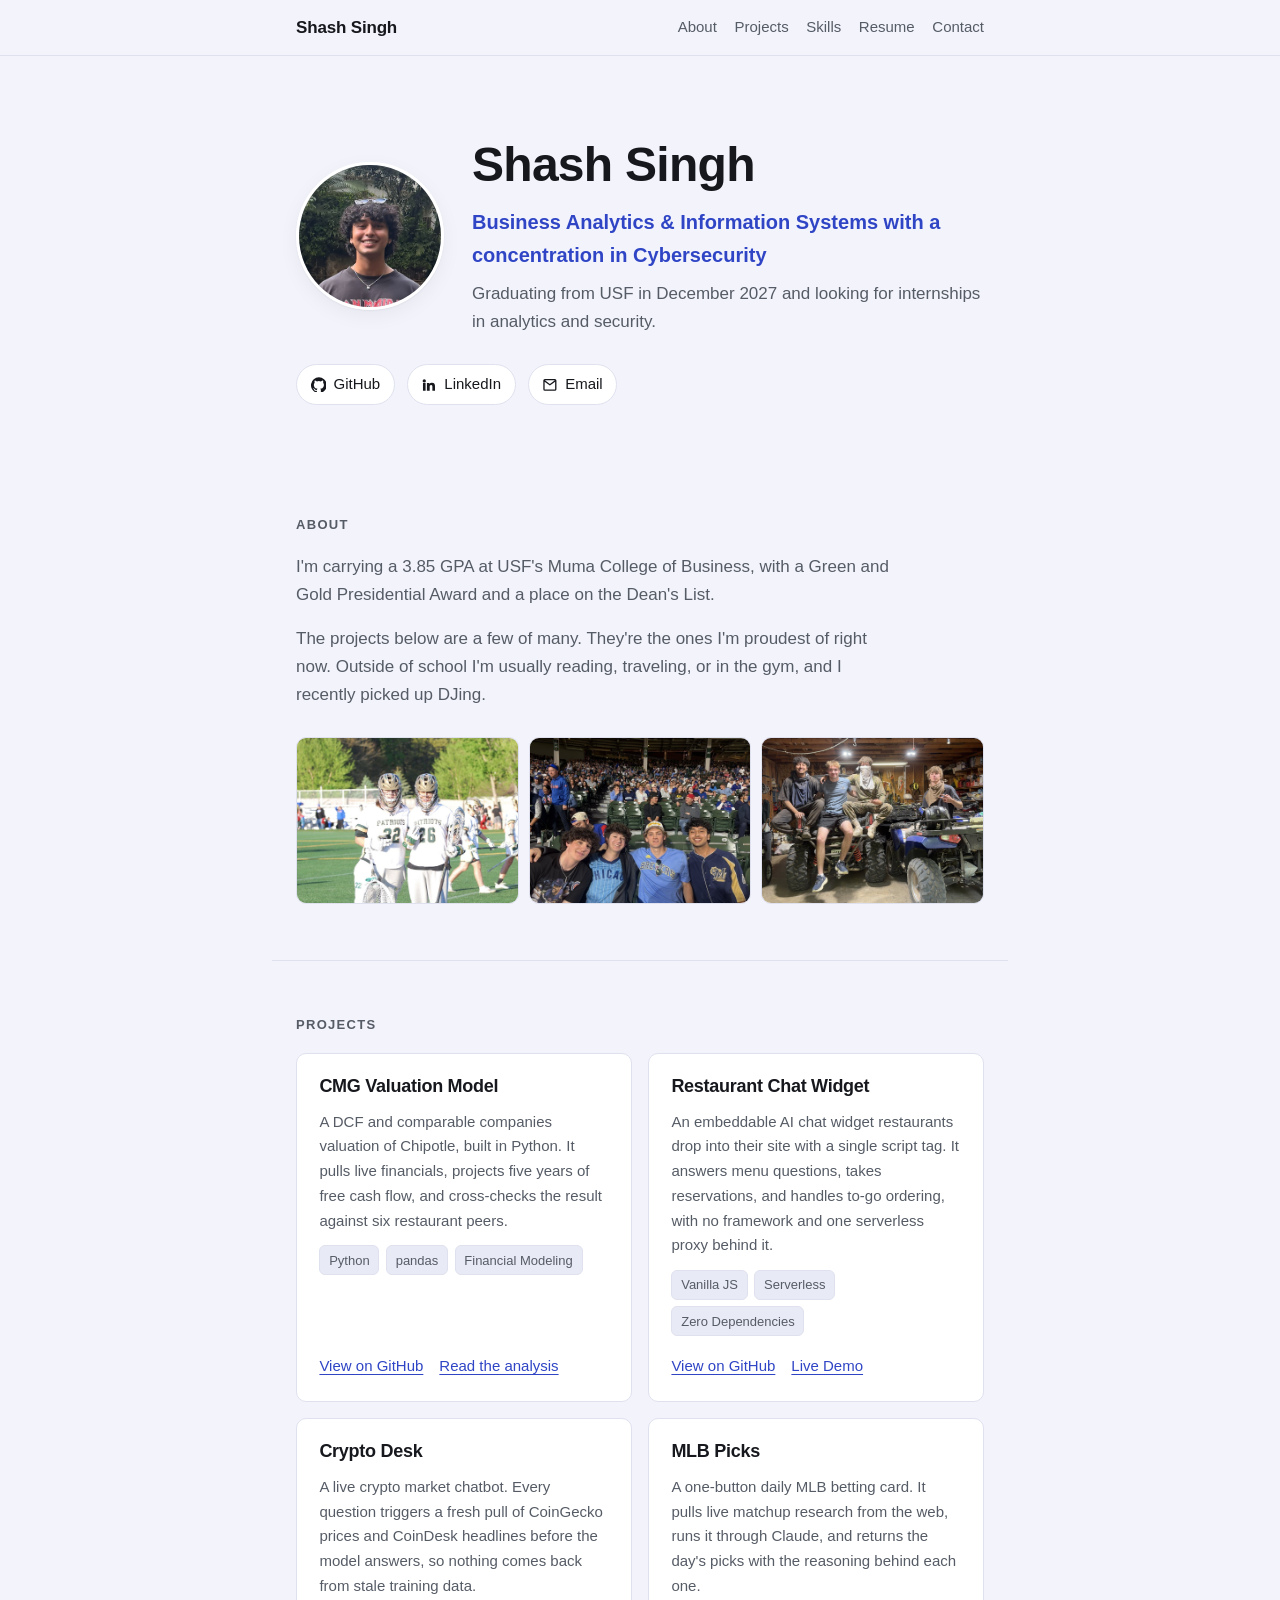
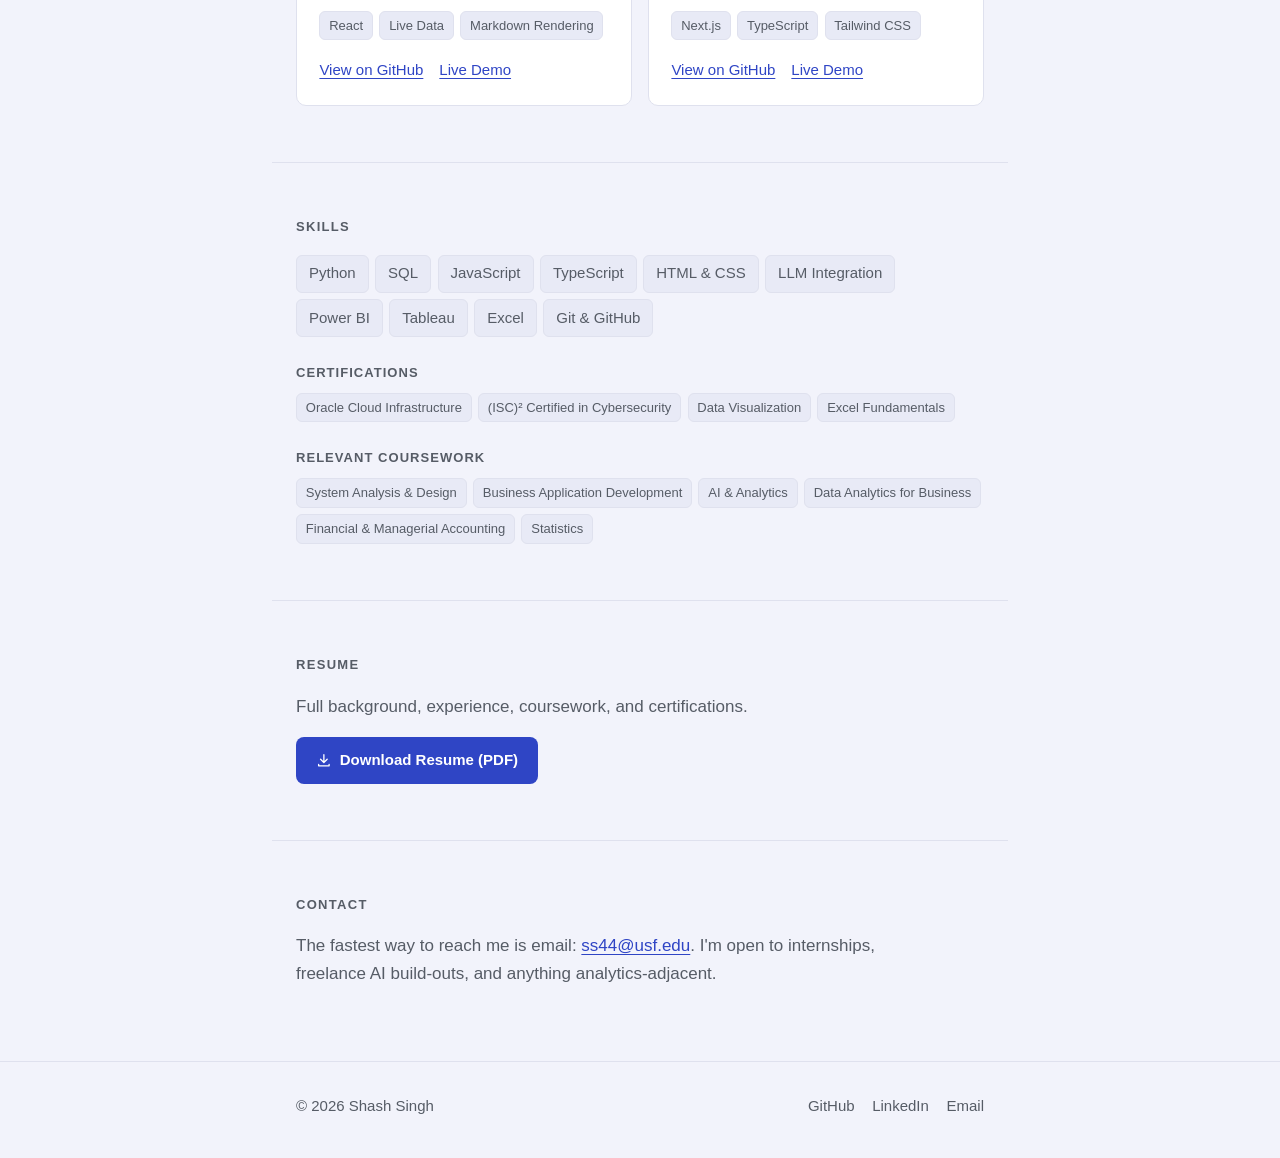
<file: index.html>
<!DOCTYPE html>
<html lang="en">
<head>
<meta charset="utf-8">
<meta name="viewport" content="width=device-width, initial-scale=1">
<title>Shash Singh | Business Analytics &amp; Information Systems</title>
<meta name="description" content="Shash Singh, analytics and cybersecurity student at the University of South Florida, building web apps and data tools.">
<link rel="stylesheet" href="styles.css">
</head>
<body>

<a class="skip-link" href="#main">Skip to content</a>

<header class="site-header">
  <div class="wrap header-inner">
    <a class="brand" href="#top">Shash Singh</a>
    <nav aria-label="Primary">
      <ul class="nav-list">
        <li><a href="#about">About</a></li>
        <li><a href="#projects">Projects</a></li>
        <li><a href="#skills">Skills</a></li>
        <li><a href="#resume">Resume</a></li>
        <li><a href="#contact">Contact</a></li>
      </ul>
    </nav>
  </div>
</header>

<main id="main">

  <!-- ============ HERO ============ -->
  <section id="top" class="hero wrap reveal">
    <div class="hero-inner">
      <img class="headshot" src="headshot.jpg" width="700" height="700"
           alt="Shash Singh">
      <div class="hero-text">
        <h1>Shash Singh</h1>
        <p class="hero-title">Business Analytics &amp; Information Systems with a concentration in Cybersecurity</p>
        <p class="hero-summary">
          Graduating from USF in December 2027 and looking for internships in analytics
          and security.
        </p>
      </div>
    </div>

    <ul class="social-list" aria-label="Social links">
      <li>
        <a class="social-link" href="https://github.com/shash825" rel="me noopener">
          <svg class="icon" viewBox="0 0 24 24" aria-hidden="true" focusable="false"><path fill="currentColor" d="M12 .5a12 12 0 0 0-3.79 23.4c.6.1.82-.26.82-.58v-2.2c-3.34.73-4.04-1.42-4.04-1.42-.55-1.4-1.34-1.77-1.34-1.77-1.1-.75.08-.73.08-.73 1.21.08 1.85 1.24 1.85 1.24 1.07 1.85 2.81 1.32 3.5 1.01.11-.78.42-1.32.76-1.62-2.67-.3-5.47-1.34-5.47-5.96 0-1.32.47-2.39 1.24-3.23-.13-.3-.54-1.53.11-3.18 0 0 1.01-.32 3.3 1.23a11.5 11.5 0 0 1 6.01 0c2.29-1.55 3.3-1.23 3.3-1.23.65 1.65.24 2.88.12 3.18.77.84 1.23 1.91 1.23 3.23 0 4.63-2.8 5.65-5.48 5.95.43.37.82 1.1.82 2.22v3.29c0 .32.21.69.82.57A12 12 0 0 0 12 .5Z"/></svg>
          GitHub
        </a>
      </li>
      <li>
        <a class="social-link" href="https://www.linkedin.com/in/shash28" rel="me noopener">
          <svg class="icon" viewBox="0 0 24 24" aria-hidden="true" focusable="false"><path fill="currentColor" d="M4.98 3.5a2.5 2.5 0 1 1 0 5 2.5 2.5 0 0 1 0-5ZM3 9h4v12H3V9Zm6 0h3.8v1.64h.05A4.17 4.17 0 0 1 16.6 8.7c4 0 4.74 2.5 4.74 5.76V21h-4v-5.66c0-1.35-.03-3.09-1.9-3.09-1.9 0-2.19 1.47-2.19 2.99V21H9V9Z"/></svg>
          LinkedIn
        </a>
      </li>
      <li>
        <a class="social-link" href="mailto:ss44@usf.edu">
          <svg class="icon" viewBox="0 0 24 24" aria-hidden="true" focusable="false"><path fill="currentColor" d="M2 5.5A2.5 2.5 0 0 1 4.5 3h15A2.5 2.5 0 0 1 22 5.5v13a2.5 2.5 0 0 1-2.5 2.5h-15A2.5 2.5 0 0 1 2 18.5v-13Zm2.4-.5 7.6 5.7L19.6 5H4.4ZM20 7.1l-7.4 5.56a1 1 0 0 1-1.2 0L4 7.1V19h16V7.1Z"/></svg>
          Email
        </a>
      </li>
    </ul>
  </section>

  <!-- ============ ABOUT ============ -->
  <section id="about" class="wrap section reveal">
    <h2>About</h2>
    <p class="prose">
      I'm carrying a 3.85 GPA at USF's Muma College of Business, with a Green and Gold
      Presidential Award and a place on the Dean's List.
    </p>
    <p class="prose">
      The projects below are a few of many. They're the ones I'm proudest of right now.
      Outside of school I'm usually reading, traveling, or in the gym, and I recently
      picked up DJing.
    </p>

    <ul class="photo-strip">
      <li>
        <img src="photo-lacrosse.jpg" width="1000" height="750" loading="lazy"
             alt="Shash on the field with a teammate during a lacrosse game">
      </li>
      <li>
        <img src="photo-ballgame.jpg" width="1000" height="750" loading="lazy"
             alt="Shash with friends in the stands at a baseball game">
      </li>
      <li>
        <img src="photo-garage.jpg" width="1000" height="750" loading="lazy"
             alt="Shash with friends sitting on an ATV in a garage">
      </li>
    </ul>
  </section>

  <!-- ============ PROJECTS ============ -->
  <section id="projects" class="wrap section reveal">
    <h2>Projects</h2>
    <ul class="project-grid">

      <li class="card">
        <h3 class="card-title">CMG Valuation Model</h3>
        <p class="card-desc">
          A DCF and comparable companies valuation of Chipotle, built in Python. It pulls
          live financials, projects five years of free cash flow, and cross-checks the
          result against six restaurant peers.
        </p>
        <ul class="tags" aria-label="Tech stack">
          <li class="tag">Python</li>
          <li class="tag">pandas</li>
          <li class="tag">Financial Modeling</li>
        </ul>
        <p class="card-links">
          <a href="https://github.com/shash825/cmg-valuation-model">View on GitHub<span class="sr-only"> for CMG Valuation Model</span></a>
          <a href="/cmg/">Read the analysis<span class="sr-only"> for CMG Valuation Model</span></a>
        </p>
      </li>

      <li class="card">
        <h3 class="card-title">Restaurant Chat Widget</h3>
        <p class="card-desc">
          An embeddable AI chat widget restaurants drop into their site with a single script
          tag. It answers menu questions, takes reservations, and handles to-go ordering,
          with no framework and one serverless proxy behind it.
        </p>
        <ul class="tags" aria-label="Tech stack">
          <li class="tag">Vanilla JS</li>
          <li class="tag">Serverless</li>
          <li class="tag">Zero Dependencies</li>
        </ul>
        <p class="card-links">
          <a href="https://github.com/shash825/restaurant-chat-widget">View on GitHub<span class="sr-only"> for Restaurant Chat Widget</span></a>
          <a href="https://chat.shail.us">Live Demo<span class="sr-only"> for Restaurant Chat Widget</span></a>
        </p>
      </li>

      <li class="card">
        <h3 class="card-title">Crypto Desk</h3>
        <p class="card-desc">
          A live crypto market chatbot. Every question triggers a fresh pull of CoinGecko
          prices and CoinDesk headlines before the model answers, so nothing comes back
          from stale training data.
        </p>
        <ul class="tags" aria-label="Tech stack">
          <li class="tag">React</li>
          <li class="tag">Live Data</li>
          <li class="tag">Markdown Rendering</li>
        </ul>
        <p class="card-links">
          <a href="https://github.com/shash825/crypto-newsletter-bot">View on GitHub<span class="sr-only"> for Crypto Desk</span></a>
          <a href="https://crypto.shail.us">Live Demo<span class="sr-only"> for Crypto Desk</span></a>
        </p>
      </li>

      <li class="card">
        <h3 class="card-title">MLB Picks</h3>
        <p class="card-desc">
          A one-button daily MLB betting card. It pulls live matchup research from the web,
          runs it through Claude, and returns the day's picks with the reasoning behind each one.
        </p>
        <ul class="tags" aria-label="Tech stack">
          <li class="tag">Next.js</li>
          <li class="tag">TypeScript</li>
          <li class="tag">Tailwind CSS</li>
        </ul>
        <p class="card-links">
          <a href="https://github.com/shash825/mlb-picks">View on GitHub<span class="sr-only"> for MLB Picks</span></a>
          <a href="https://picks.shail.us">Live Demo<span class="sr-only"> for MLB Picks</span></a>
        </p>
      </li>

    </ul>
  </section>

  <!-- ============ SKILLS ============ -->
  <section id="skills" class="wrap section reveal">
    <h2>Skills</h2>
    <ul class="tags tags-lg" aria-label="Skills and tools">
      <li class="tag">Python</li>
      <li class="tag">SQL</li>
      <li class="tag">JavaScript</li>
      <li class="tag">TypeScript</li>
      <li class="tag">HTML &amp; CSS</li>
      <li class="tag">LLM Integration</li>
      <li class="tag">Power BI</li>
      <li class="tag">Tableau</li>
      <li class="tag">Excel</li>
      <li class="tag">Git &amp; GitHub</li>
    </ul>

    <h3 class="subhead">Certifications</h3>
    <ul class="tags" aria-label="Certifications">
      <li class="tag">Oracle Cloud Infrastructure</li>
      <li class="tag">(ISC)² Certified in Cybersecurity</li>
      <li class="tag">Data Visualization</li>
      <li class="tag">Excel Fundamentals</li>
    </ul>

    <h3 class="subhead">Relevant Coursework</h3>
    <ul class="tags" aria-label="Relevant coursework">
      <li class="tag">System Analysis &amp; Design</li>
      <li class="tag">Business Application Development</li>
      <li class="tag">AI &amp; Analytics</li>
      <li class="tag">Data Analytics for Business</li>
      <li class="tag">Financial &amp; Managerial Accounting</li>
      <li class="tag">Statistics</li>
    </ul>
  </section>

  <!-- ============ RESUME ============ -->
  <section id="resume" class="wrap section reveal">
    <h2>Resume</h2>
    <p class="prose">Full background, experience, coursework, and certifications.</p>
    <p>
      <a class="btn" href="resume.pdf" download="Shashwat-Singh-Resume.pdf">
        <svg class="icon" viewBox="0 0 24 24" aria-hidden="true" focusable="false"><path fill="currentColor" d="M12 3a1 1 0 0 1 1 1v9.59l3.3-3.3a1 1 0 1 1 1.4 1.42l-5 5a1 1 0 0 1-1.4 0l-5-5a1 1 0 1 1 1.4-1.42l3.3 3.3V4a1 1 0 0 1 1-1Zm-8 15a1 1 0 0 1 1 1v1h14v-1a1 1 0 1 1 2 0v2a1 1 0 0 1-1 1H4a1 1 0 0 1-1-1v-2a1 1 0 0 1 1-1Z"/></svg>
        Download Resume (PDF)
      </a>
    </p>
  </section>

  <!-- ============ CONTACT ============ -->
  <section id="contact" class="wrap section reveal">
    <h2>Contact</h2>
    <p class="prose">
      The fastest way to reach me is email: <a href="mailto:ss44@usf.edu">ss44@usf.edu</a>.
      I'm open to internships, freelance AI build-outs, and anything analytics-adjacent.
    </p>
  </section>

</main>

<footer class="site-footer">
  <div class="wrap footer-inner">
    <p class="footer-name">&copy; <span id="year">2026</span> Shash Singh</p>
    <ul class="footer-links">
      <li><a href="https://github.com/shash825" rel="me noopener">GitHub</a></li>
      <li><a href="https://www.linkedin.com/in/shash28" rel="me noopener">LinkedIn</a></li>
      <li><a href="mailto:ss44@usf.edu">Email</a></li>
    </ul>
  </div>
</footer>

<script src="script.js"></script>
</body>
</html>
</file>
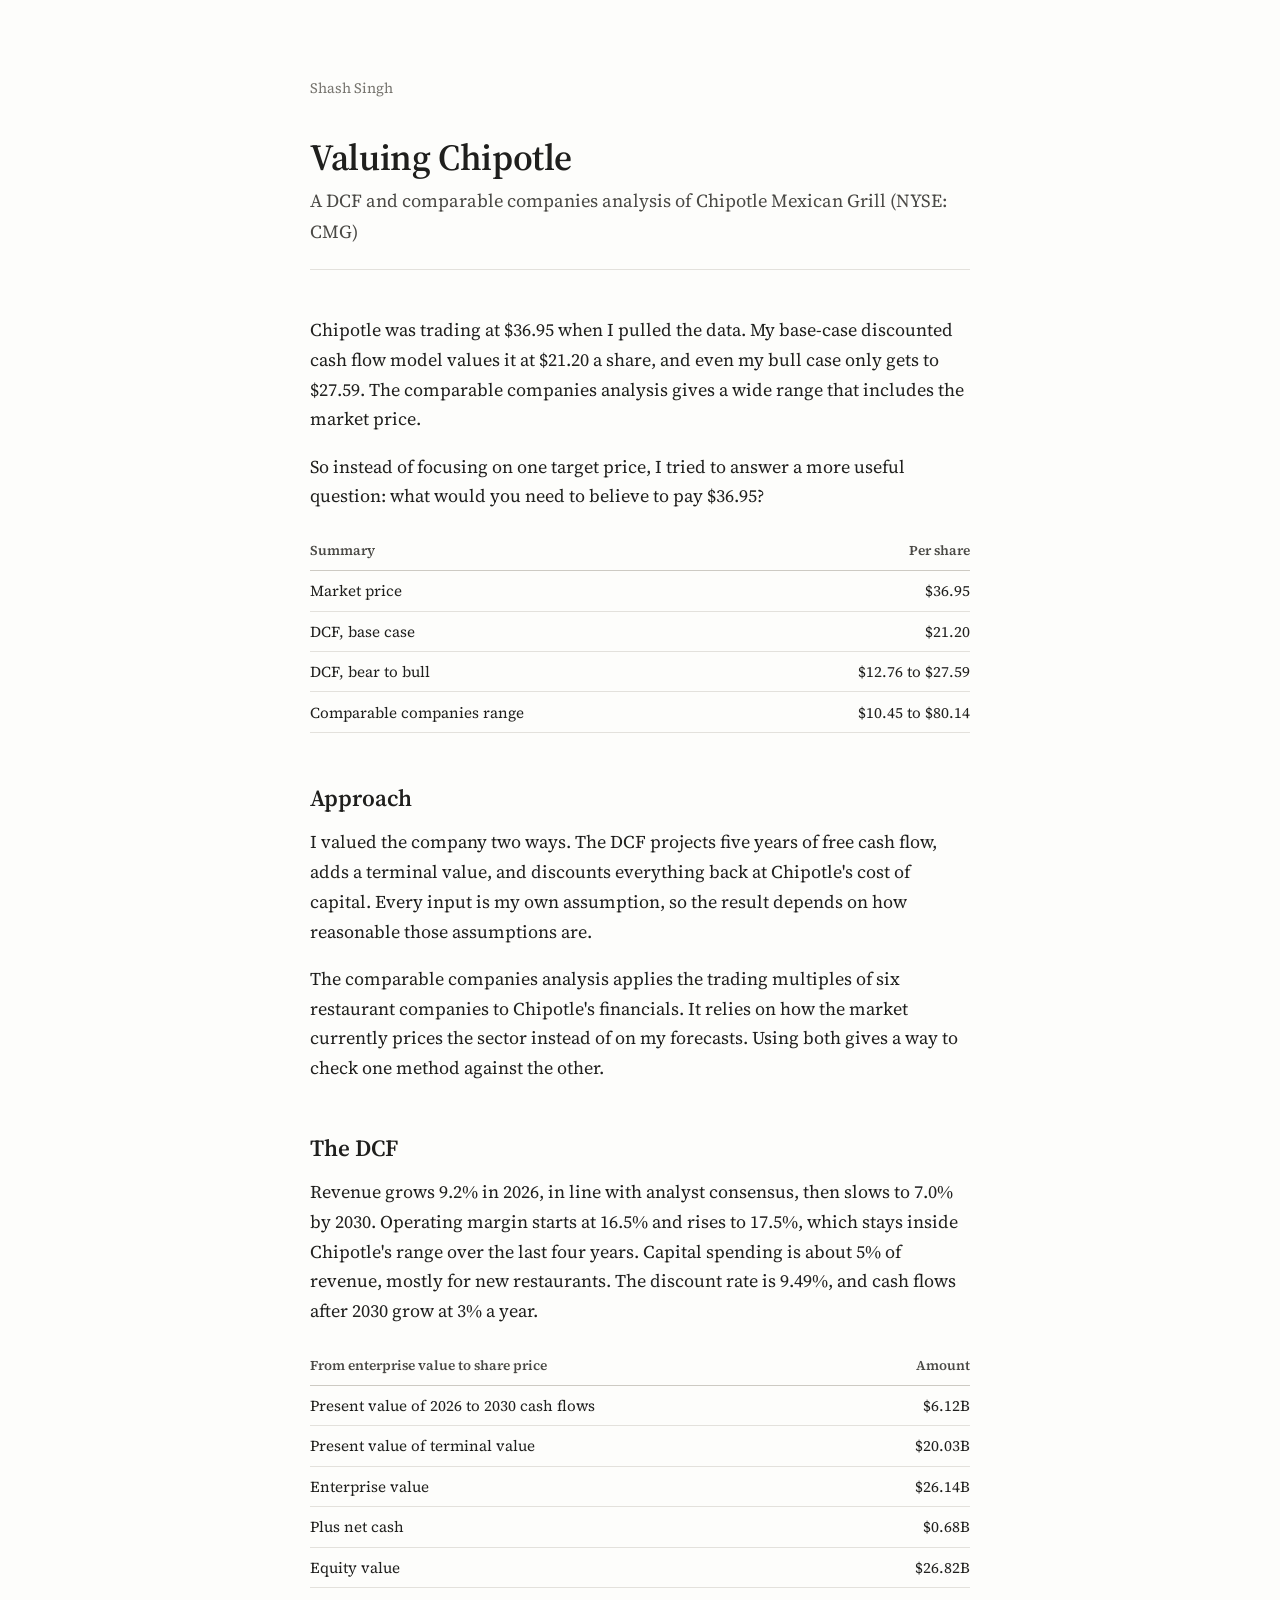
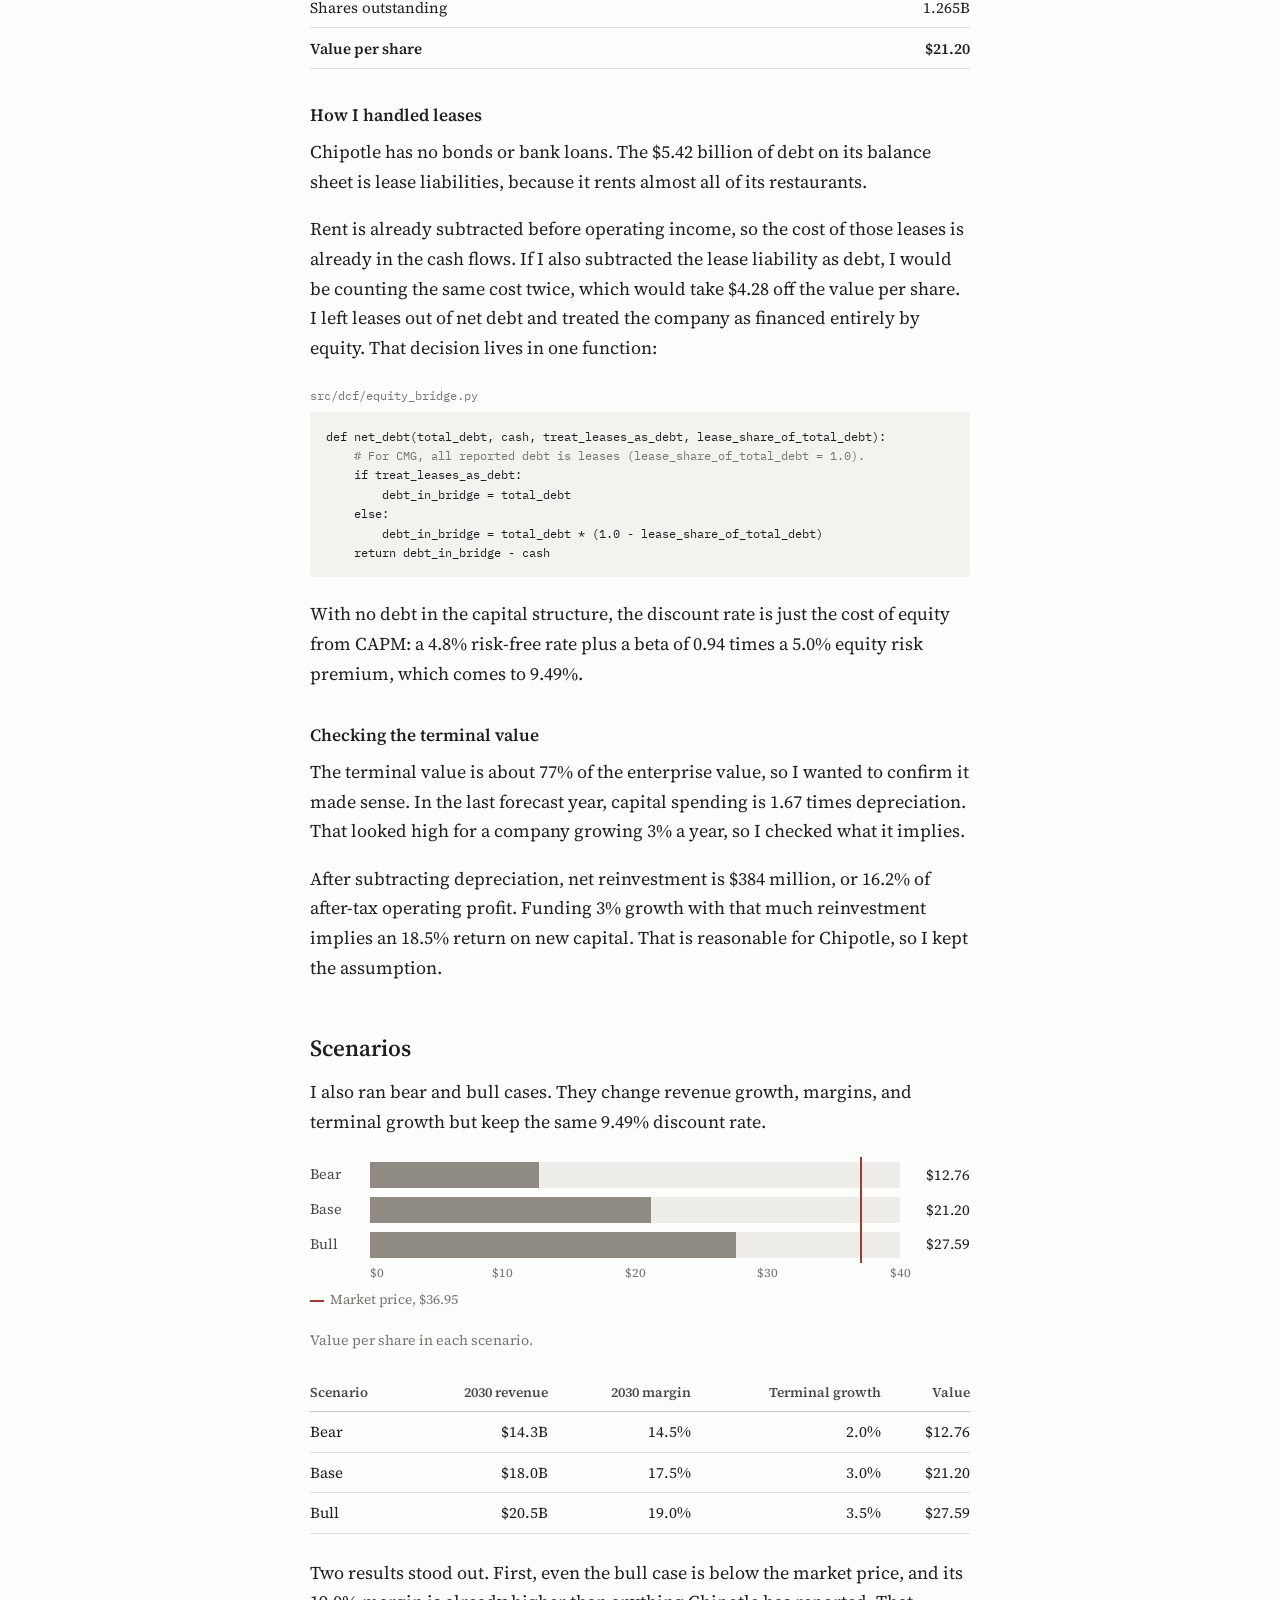
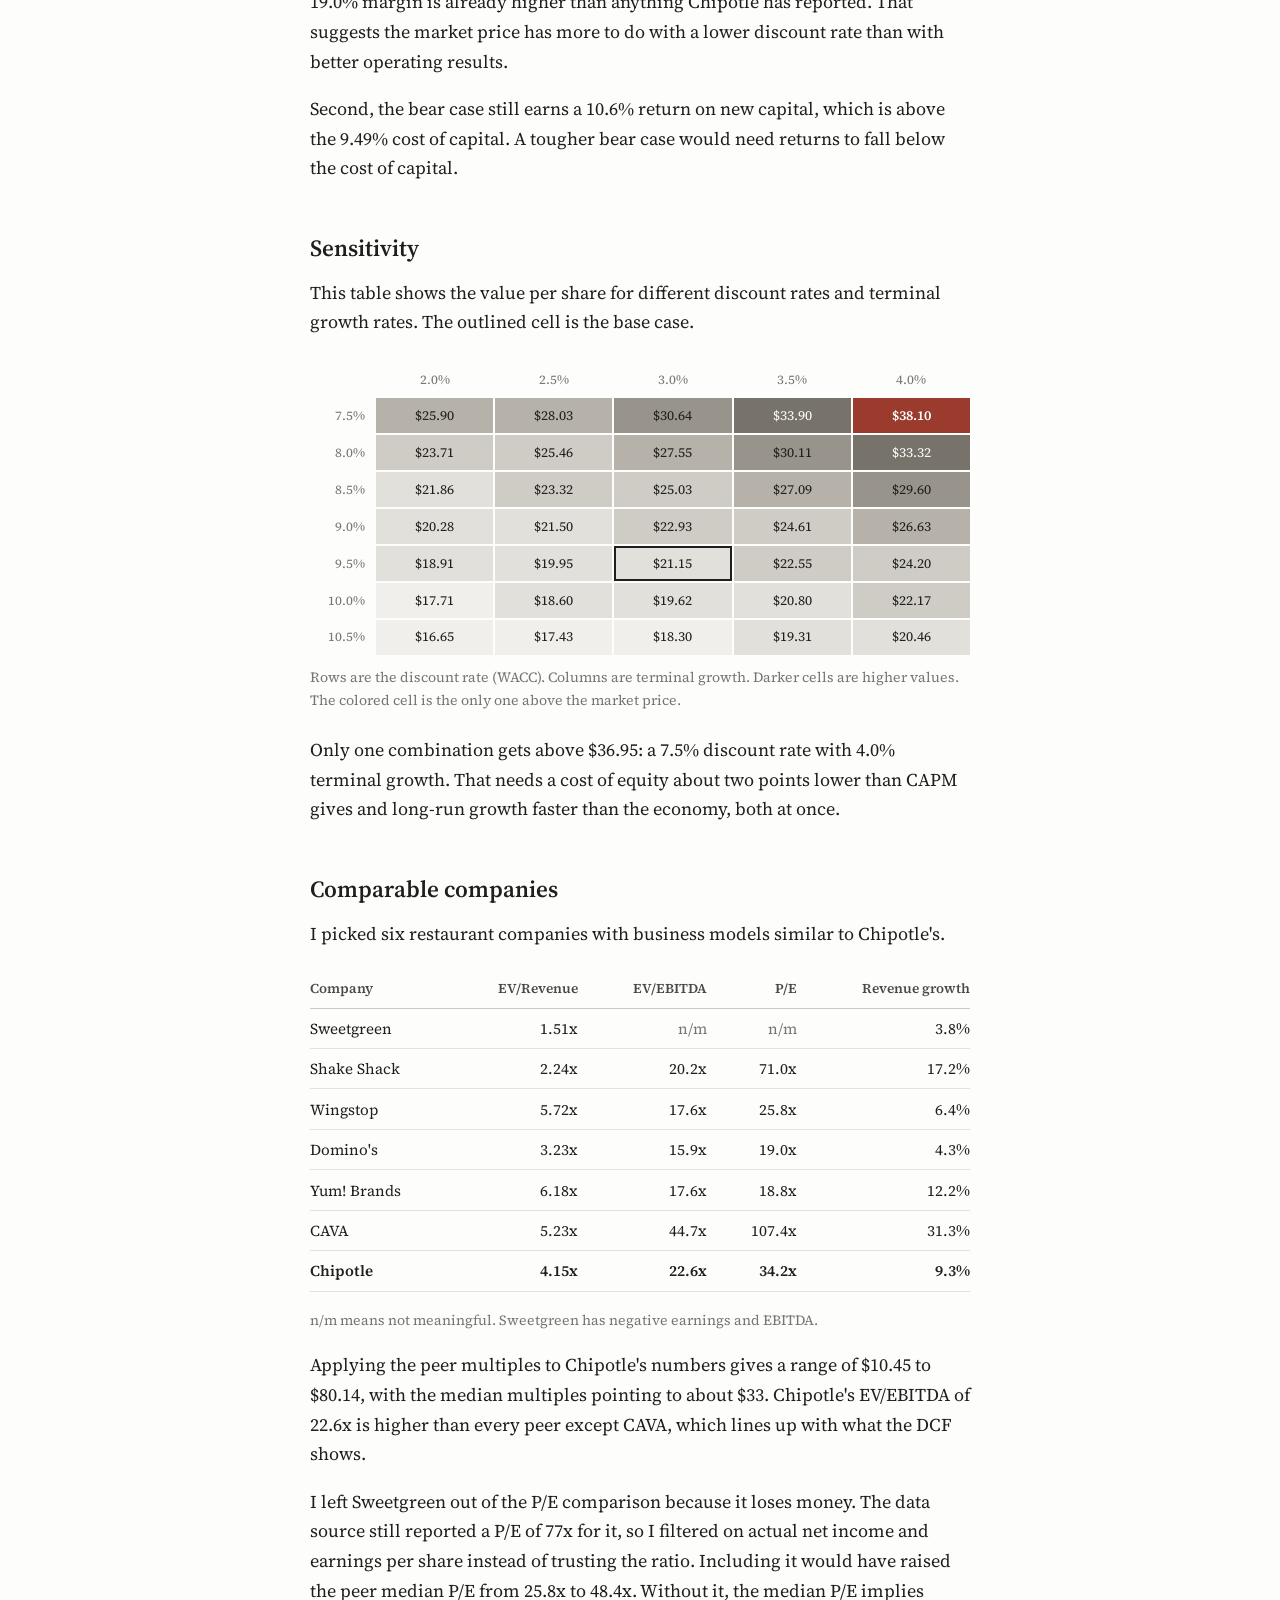
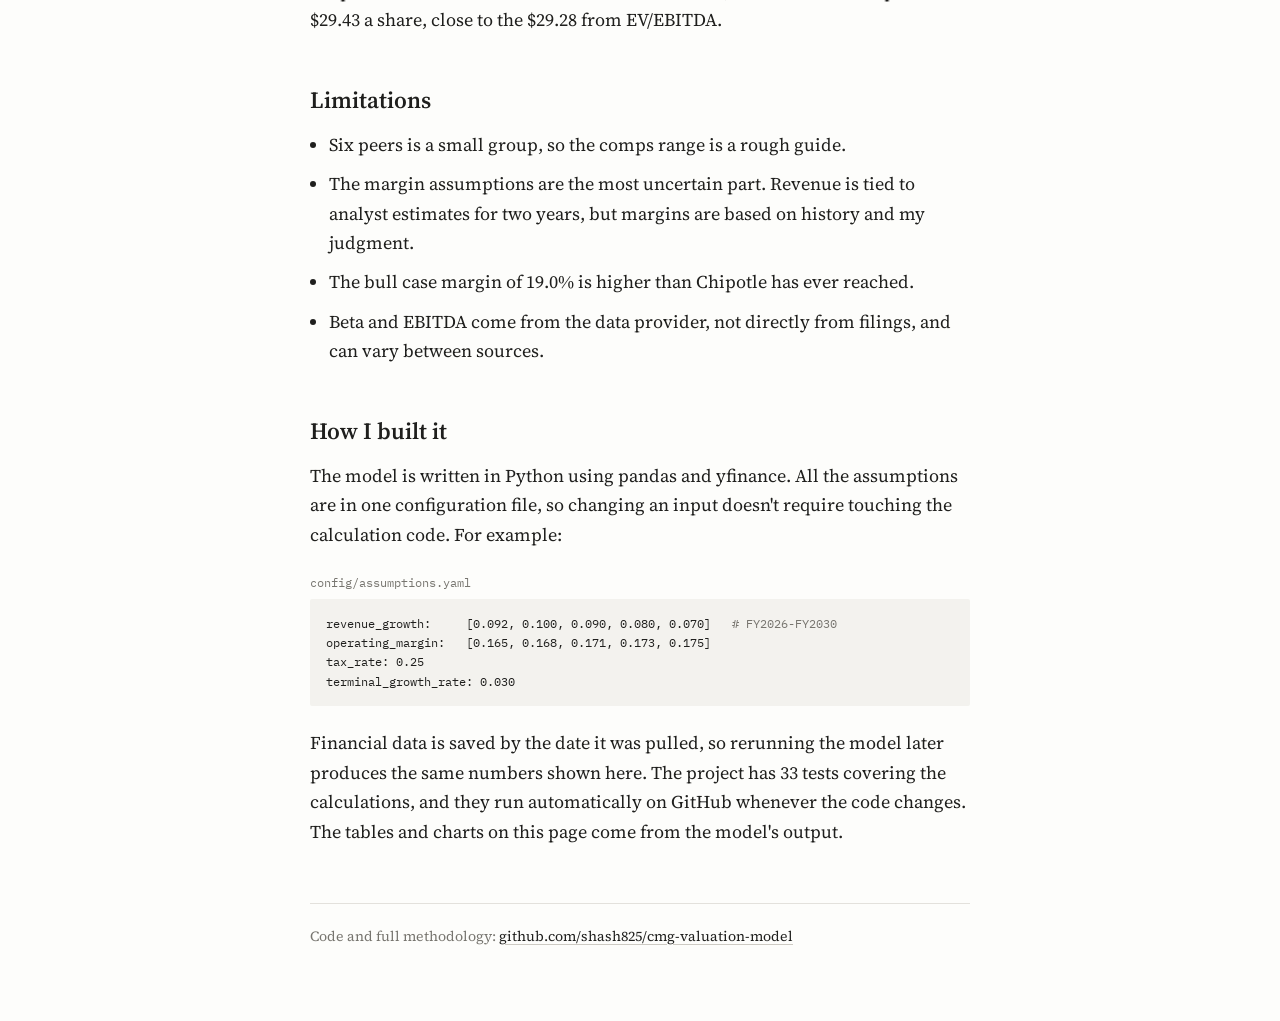
<file: cmg/index.html>
<!DOCTYPE html>
<html lang="en">
<head>
<meta charset="utf-8">
<meta name="viewport" content="width=device-width, initial-scale=1">
<meta name="description" content="A DCF and comparable companies valuation of Chipotle Mexican Grill, built in Python.">
<title>Valuing Chipotle | Shash Singh</title>
<link rel="preconnect" href="https://fonts.googleapis.com">
<link rel="preconnect" href="https://fonts.gstatic.com" crossorigin>
<link rel="stylesheet" href="https://fonts.googleapis.com/css2?family=Source+Serif+4:ital,opsz,wght@0,8..60,400;0,8..60,600;1,8..60,400&family=IBM+Plex+Mono:wght@400;500&display=swap">

<style>
:root{
  --ground:#FDFDFB;
  --ink:#1F1F1D;
  --ink-2:#4A4945;
  --ink-3:#77756F;
  --rule:#E3E1DC;
  --rule-2:#CDCAC3;
  --code-bg:#F3F2EE;
  --accent:#9A3B2E;
  --on-accent:#FFFFFF;
  --track:#EEEDE9;
  --bar:#8F8B83;

  --ramp-1:#F0EFEC; --ramp-2:#E2E0DB; --ramp-3:#CFCCC5; --ramp-4:#B6B2AA;
  --ramp-5:#98948B; --ramp-6:#77736B; --ramp-7:#56534D;
  --on-1:#1F1F1D; --on-2:#1F1F1D; --on-3:#1F1F1D; --on-4:#1F1F1D;
  --on-5:#1F1F1D; --on-6:#FFFFFF; --on-7:#FFFFFF;

  --serif:"Source Serif 4",Georgia,"Times New Roman",serif;
  --mono:"IBM Plex Mono",ui-monospace,Menlo,Consolas,monospace;
}
@media (prefers-color-scheme:dark){
  :root:not([data-theme="light"]){
    --ground:#161615; --ink:#E6E4DF; --ink-2:#BDBBB5; --ink-3:#8D8B85;
    --rule:#2C2B29; --rule-2:#3D3C39; --code-bg:#1F1E1C;
    --accent:#D07A6B; --on-accent:#1A0E0B; --track:#242321; --bar:#8A877F;
    --ramp-1:#232321; --ramp-2:#2D2D2A; --ramp-3:#3A3935; --ramp-4:#4B4A45;
    --ramp-5:#605E58; --ramp-6:#7A7770; --ramp-7:#9C9990;
    --on-1:#E6E4DF; --on-2:#E6E4DF; --on-3:#E6E4DF; --on-4:#E6E4DF;
    --on-5:#E6E4DF; --on-6:#151514; --on-7:#151514;
  }
}
:root[data-theme="dark"]{
  --ground:#161615; --ink:#E6E4DF; --ink-2:#BDBBB5; --ink-3:#8D8B85;
  --rule:#2C2B29; --rule-2:#3D3C39; --code-bg:#1F1E1C;
  --accent:#D07A6B; --on-accent:#1A0E0B; --track:#242321; --bar:#8A877F;
  --ramp-1:#232321; --ramp-2:#2D2D2A; --ramp-3:#3A3935; --ramp-4:#4B4A45;
  --ramp-5:#605E58; --ramp-6:#7A7770; --ramp-7:#9C9990;
  --on-1:#E6E4DF; --on-2:#E6E4DF; --on-3:#E6E4DF; --on-4:#E6E4DF;
  --on-5:#E6E4DF; --on-6:#151514; --on-7:#151514;
}

*{box-sizing:border-box}
html{-webkit-text-size-adjust:100%}
img{max-width:100%}
body{
  margin:0;background:var(--ground);color:var(--ink);
  font-family:var(--serif);font-size:18px;line-height:1.65;
  -webkit-font-smoothing:antialiased;
}
main{width:min(660px,100% - 2.5rem);margin:0 auto;padding:4.5rem 0 4rem}

.home{display:inline-block;font-size:.9rem;color:var(--ink-3);text-decoration:none;margin-bottom:2.2rem}
.home:hover{color:var(--ink)}
h1{font-size:2.3rem;line-height:1.15;font-weight:600;letter-spacing:-.01em;margin:0 0 .5rem;text-wrap:balance}
.sub{font-size:1.15rem;color:var(--ink-2);margin:0 0 2.8rem;padding-bottom:1.4rem;border-bottom:1px solid var(--rule)}
.meta{font-size:.9rem;color:var(--ink-3);margin:0 0 2.8rem;padding-bottom:1.4rem;border-bottom:1px solid var(--rule)}

h2{font-size:1.45rem;line-height:1.25;font-weight:600;margin:3.2rem 0 .9rem;text-wrap:balance}
h3{font-size:1.08rem;font-weight:600;margin:2rem 0 .5rem}
p{margin:0 0 1.1rem}
a{color:var(--ink);text-decoration-color:var(--rule-2);text-underline-offset:3px}
a:hover{text-decoration-color:var(--ink)}
a:focus-visible,[tabindex]:focus-visible{outline:2px solid var(--ink);outline-offset:2px}
.num{font-variant-numeric:tabular-nums}
.note{font-size:.88rem;color:var(--ink-3);margin-top:-.4rem}

/* tables */
.tw{overflow-x:auto;margin:1.4rem 0 1.5rem}
table{border-collapse:collapse;width:100%;font-size:.95rem;font-variant-numeric:tabular-nums}
th,td{padding:.45rem .6rem;text-align:right;white-space:nowrap;border-bottom:1px solid var(--rule)}
th:first-child,td:first-child{text-align:left;padding-left:0}
th:last-child,td:last-child{padding-right:0}
thead th{font-weight:600;font-size:.85rem;color:var(--ink-2);border-bottom:1px solid var(--rule-2)}
tr.total td{font-weight:600;border-top:1px solid var(--rule-2)}
td.muted{color:var(--ink-3)}

ul{margin:0 0 1.2rem;padding-left:1.2rem}
li{margin-bottom:.6rem}

/* code */
pre{
  margin:1.2rem 0 1.4rem;padding:.9rem 1rem;overflow-x:auto;
  background:var(--code-bg);border-radius:2px;
  font-family:var(--mono);font-size:.76rem;line-height:1.6;color:var(--ink);
}
pre .c{color:var(--ink-3)}
.file{font-family:var(--mono);font-size:.78rem;color:var(--ink-3);margin:1.4rem 0 -.8rem}

/* charts */
figure{margin:1.6rem 0 1.4rem}
figcaption{font-size:.88rem;color:var(--ink-3);margin-top:.7rem}
.bars{display:flex;flex-direction:column;gap:.55rem;font-family:var(--serif)}
.brow{display:grid;grid-template-columns:48px 1fr 58px;align-items:center;gap:.75rem}
.bname{font-size:.9rem;color:var(--ink-2)}
.btrack{position:relative;height:26px;background:var(--track)}
.bfill{position:absolute;left:0;top:0;bottom:0;background:var(--bar)}
.brow:hover .bfill,.brow:focus-visible .bfill{background:var(--ink-2)}
.bval{font-size:.92rem;text-align:right;font-variant-numeric:tabular-nums}
.mline{position:absolute;top:-5px;bottom:-5px;border-left:2px solid var(--accent)}
.bscale{display:grid;grid-template-columns:48px 1fr 58px;gap:.75rem;margin-top:.35rem;font-size:.78rem;color:var(--ink-3)}
.ticks{position:relative;height:1.1rem}
.ticks span{position:absolute;transform:translateX(-50%)}
.ticks span:first-child{transform:none}
.key{font-size:.85rem;color:var(--ink-3);margin-top:.5rem}
.key i{display:inline-block;width:14px;border-top:2px solid var(--accent);vertical-align:middle;margin-right:.35rem}

.heat{display:grid;gap:2px;font-size:.84rem;font-variant-numeric:tabular-nums;min-width:460px}
.heat div{padding:.4rem .2rem;text-align:center}
.heat .hd{color:var(--ink-3);font-size:.8rem}
.heat .rh{text-align:right;padding-right:.55rem;color:var(--ink-3);font-size:.8rem}
.heat .cell{cursor:default;outline:1px solid transparent;outline-offset:-1px}
.heat .cell:hover,.heat .cell:focus-visible{outline-color:var(--ink)}
.heat .s0{background:var(--ramp-1);color:var(--on-1)}
.heat .s1{background:var(--ramp-2);color:var(--on-2)}
.heat .s2{background:var(--ramp-3);color:var(--on-3)}
.heat .s3{background:var(--ramp-4);color:var(--on-4)}
.heat .s4{background:var(--ramp-5);color:var(--on-5)}
.heat .s5{background:var(--ramp-6);color:var(--on-6)}
.heat .s6{background:var(--ramp-7);color:var(--on-7)}
.heat .clears{background:var(--accent);color:var(--on-accent);font-weight:600}
.heat .base{outline:2px solid var(--ink);outline-offset:-2px}

#tip{
  position:fixed;z-index:10;pointer-events:none;opacity:0;transform:translate(-50%,-120%);
  background:var(--ink);color:var(--ground);padding:.35rem .55rem;border-radius:2px;
  font-size:.8rem;line-height:1.35;max-width:240px;transition:opacity .1s;
}
#tip.on{opacity:1}

footer{margin-top:3.5rem;padding-top:1.3rem;border-top:1px solid var(--rule);font-size:.88rem;color:var(--ink-3)}
footer p{margin-bottom:.6rem}

@media (max-width:600px){
  body{font-size:17px}
  main{padding-top:3rem}
  h1{font-size:1.9rem}
}
@media (prefers-reduced-motion:reduce){*{transition:none!important}}
</style>
</head>
<body>

<main>
  <a class="home" href="/">Shash Singh</a>
  <h1>Valuing Chipotle</h1>
  <p class="sub">A DCF and comparable companies analysis of Chipotle Mexican Grill (NYSE: CMG)</p>

  <p>Chipotle was trading at $36.95 when I pulled the data. My base-case discounted cash flow model values it at $21.20 a share, and even my bull case only gets to $27.59. The comparable companies analysis gives a wide range that includes the market price.</p>
  <p>So instead of focusing on one target price, I tried to answer a more useful question: what would you need to believe to pay $36.95?</p>

  <div class="tw">
    <table>
      <thead><tr><th>Summary</th><th>Per share</th></tr></thead>
      <tbody>
        <tr><td>Market price</td><td>$36.95</td></tr>
        <tr><td>DCF, base case</td><td>$21.20</td></tr>
        <tr><td>DCF, bear to bull</td><td>$12.76 to $27.59</td></tr>
        <tr><td>Comparable companies range</td><td>$10.45 to $80.14</td></tr>
      </tbody>
    </table>
  </div>

  <h2>Approach</h2>
  <p>I valued the company two ways. The DCF projects five years of free cash flow, adds a terminal value, and discounts everything back at Chipotle's cost of capital. Every input is my own assumption, so the result depends on how reasonable those assumptions are.</p>
  <p>The comparable companies analysis applies the trading multiples of six restaurant companies to Chipotle's financials. It relies on how the market currently prices the sector instead of on my forecasts. Using both gives a way to check one method against the other.</p>

  <h2>The DCF</h2>
  <p>Revenue grows 9.2% in 2026, in line with analyst consensus, then slows to 7.0% by 2030. Operating margin starts at 16.5% and rises to 17.5%, which stays inside Chipotle's range over the last four years. Capital spending is about 5% of revenue, mostly for new restaurants. The discount rate is 9.49%, and cash flows after 2030 grow at 3% a year.</p>

  <div class="tw">
    <table>
      <thead><tr><th>From enterprise value to share price</th><th>Amount</th></tr></thead>
      <tbody>
        <tr><td>Present value of 2026 to 2030 cash flows</td><td>$6.12B</td></tr>
        <tr><td>Present value of terminal value</td><td>$20.03B</td></tr>
        <tr><td>Enterprise value</td><td>$26.14B</td></tr>
        <tr><td>Plus net cash</td><td>$0.68B</td></tr>
        <tr><td>Equity value</td><td>$26.82B</td></tr>
        <tr><td>Shares outstanding</td><td>1.265B</td></tr>
        <tr class="total"><td>Value per share</td><td>$21.20</td></tr>
      </tbody>
    </table>
  </div>

  <h3>How I handled leases</h3>
  <p>Chipotle has no bonds or bank loans. The $5.42 billion of debt on its balance sheet is lease liabilities, because it rents almost all of its restaurants.</p>
  <p>Rent is already subtracted before operating income, so the cost of those leases is already in the cash flows. If I also subtracted the lease liability as debt, I would be counting the same cost twice, which would take $4.28 off the value per share. I left leases out of net debt and treated the company as financed entirely by equity. That decision lives in one function:</p>

  <p class="file">src/dcf/equity_bridge.py</p>
<pre>def net_debt(total_debt, cash, treat_leases_as_debt, lease_share_of_total_debt):
    <span class="c"># For CMG, all reported debt is leases (lease_share_of_total_debt = 1.0).</span>
    if treat_leases_as_debt:
        debt_in_bridge = total_debt
    else:
        debt_in_bridge = total_debt * (1.0 - lease_share_of_total_debt)
    return debt_in_bridge - cash</pre>

  <p>With no debt in the capital structure, the discount rate is just the cost of equity from CAPM: a 4.8% risk-free rate plus a beta of 0.94 times a 5.0% equity risk premium, which comes to 9.49%.</p>

  <h3>Checking the terminal value</h3>
  <p>The terminal value is about 77% of the enterprise value, so I wanted to confirm it made sense. In the last forecast year, capital spending is 1.67 times depreciation. That looked high for a company growing 3% a year, so I checked what it implies.</p>
  <p>After subtracting depreciation, net reinvestment is $384 million, or 16.2% of after-tax operating profit. Funding 3% growth with that much reinvestment implies an 18.5% return on new capital. That is reasonable for Chipotle, so I kept the assumption.</p>

  <h2>Scenarios</h2>
  <p>I also ran bear and bull cases. They change revenue growth, margins, and terminal growth but keep the same 9.49% discount rate.</p>

  <figure>
    <div class="bars" id="bars"></div>
    <div class="bscale"><span></span><div class="ticks" id="ticks"></div><span></span></div>
    <p class="key"><i></i>Market price, $36.95</p>
    <figcaption>Value per share in each scenario.</figcaption>
  </figure>

  <div class="tw">
    <table>
      <thead><tr><th>Scenario</th><th>2030 revenue</th><th>2030 margin</th><th>Terminal growth</th><th>Value</th></tr></thead>
      <tbody>
        <tr><td>Bear</td><td>$14.3B</td><td>14.5%</td><td>2.0%</td><td>$12.76</td></tr>
        <tr><td>Base</td><td>$18.0B</td><td>17.5%</td><td>3.0%</td><td>$21.20</td></tr>
        <tr><td>Bull</td><td>$20.5B</td><td>19.0%</td><td>3.5%</td><td>$27.59</td></tr>
      </tbody>
    </table>
  </div>

  <p>Two results stood out. First, even the bull case is below the market price, and its 19.0% margin is already higher than anything Chipotle has reported. That suggests the market price has more to do with a lower discount rate than with better operating results.</p>
  <p>Second, the bear case still earns a 10.6% return on new capital, which is above the 9.49% cost of capital. A tougher bear case would need returns to fall below the cost of capital.</p>

  <h2>Sensitivity</h2>
  <p>This table shows the value per share for different discount rates and terminal growth rates. The outlined cell is the base case.</p>

  <figure>
    <div style="overflow-x:auto"><div class="heat" id="heat"></div></div>
    <figcaption>Rows are the discount rate (WACC). Columns are terminal growth. Darker cells are higher values. The colored cell is the only one above the market price.</figcaption>
  </figure>

  <p>Only one combination gets above $36.95: a 7.5% discount rate with 4.0% terminal growth. That needs a cost of equity about two points lower than CAPM gives and long-run growth faster than the economy, both at once.</p>

  <h2>Comparable companies</h2>
  <p>I picked six restaurant companies with business models similar to Chipotle's.</p>

  <div class="tw">
    <table>
      <thead><tr><th>Company</th><th>EV/Revenue</th><th>EV/EBITDA</th><th>P/E</th><th>Revenue growth</th></tr></thead>
      <tbody>
        <tr><td>Sweetgreen</td><td>1.51x</td><td class="muted">n/m</td><td class="muted">n/m</td><td>3.8%</td></tr>
        <tr><td>Shake Shack</td><td>2.24x</td><td>20.2x</td><td>71.0x</td><td>17.2%</td></tr>
        <tr><td>Wingstop</td><td>5.72x</td><td>17.6x</td><td>25.8x</td><td>6.4%</td></tr>
        <tr><td>Domino's</td><td>3.23x</td><td>15.9x</td><td>19.0x</td><td>4.3%</td></tr>
        <tr><td>Yum! Brands</td><td>6.18x</td><td>17.6x</td><td>18.8x</td><td>12.2%</td></tr>
        <tr><td>CAVA</td><td>5.23x</td><td>44.7x</td><td>107.4x</td><td>31.3%</td></tr>
        <tr class="total"><td>Chipotle</td><td>4.15x</td><td>22.6x</td><td>34.2x</td><td>9.3%</td></tr>
      </tbody>
    </table>
  </div>
  <p class="note">n/m means not meaningful. Sweetgreen has negative earnings and EBITDA.</p>

  <p>Applying the peer multiples to Chipotle's numbers gives a range of $10.45 to $80.14, with the median multiples pointing to about $33. Chipotle's EV/EBITDA of 22.6x is higher than every peer except CAVA, which lines up with what the DCF shows.</p>
  <p>I left Sweetgreen out of the P/E comparison because it loses money. The data source still reported a P/E of 77x for it, so I filtered on actual net income and earnings per share instead of trusting the ratio. Including it would have raised the peer median P/E from 25.8x to 48.4x. Without it, the median P/E implies $29.43 a share, close to the $29.28 from EV/EBITDA.</p>

  <h2>Limitations</h2>
  <ul>
    <li>Six peers is a small group, so the comps range is a rough guide.</li>
    <li>The margin assumptions are the most uncertain part. Revenue is tied to analyst estimates for two years, but margins are based on history and my judgment.</li>
    <li>The bull case margin of 19.0% is higher than Chipotle has ever reached.</li>
    <li>Beta and EBITDA come from the data provider, not directly from filings, and can vary between sources.</li>
  </ul>

  <h2>How I built it</h2>
  <p>The model is written in Python using pandas and yfinance. All the assumptions are in one configuration file, so changing an input doesn't require touching the calculation code. For example:</p>

  <p class="file">config/assumptions.yaml</p>
<pre>revenue_growth:     [0.092, 0.100, 0.090, 0.080, 0.070]   <span class="c"># FY2026-FY2030</span>
operating_margin:   [0.165, 0.168, 0.171, 0.173, 0.175]
tax_rate: 0.25
terminal_growth_rate: 0.030</pre>

  <p>Financial data is saved by the date it was pulled, so rerunning the model later produces the same numbers shown here. The project has 33 tests covering the calculations, and they run automatically on GitHub whenever the code changes. The tables and charts on this page come from the model's output.</p>

  <footer>
    <p>Code and full methodology: <a href="https://github.com/shash825/cmg-valuation-model">github.com/shash825/cmg-valuation-model</a></p>
  </footer>
</main>

<div id="tip" role="status" aria-live="polite"></div>

<script>
(function(){
  var MARKET = 36.95, MAX = 40;
  function pct(v){ return v / MAX * 100; }

  var tip = document.getElementById("tip");
  function place(x, y){
    tip.style.left = Math.max(80, Math.min(window.innerWidth - 80, x)) + "px";
    tip.style.top = y + "px";
  }
  function bind(el){
    el.addEventListener("mouseenter", function(e){ tip.textContent = el.getAttribute("data-tip"); tip.classList.add("on"); place(e.clientX, e.clientY); });
    el.addEventListener("mousemove", function(e){ place(e.clientX, e.clientY); });
    el.addEventListener("mouseleave", function(){ tip.classList.remove("on"); });
    el.addEventListener("focus", function(){ var r = el.getBoundingClientRect(); tip.textContent = el.getAttribute("data-tip"); tip.classList.add("on"); place(r.left + r.width / 2, r.top); });
    el.addEventListener("blur", function(){ tip.classList.remove("on"); });
  }

  var scenarios = [
    ["Bear", 12.76, "14.5% margin, 2.0% terminal growth"],
    ["Base", 21.20, "17.5% margin, 3.0% terminal growth"],
    ["Bull", 27.59, "19.0% margin, 3.5% terminal growth"]
  ];
  var bars = document.getElementById("bars");
  scenarios.forEach(function(s){
    var row = document.createElement("div");
    row.className = "brow";
    row.tabIndex = 0;
    row.setAttribute("data-tip", s[0] + ": $" + s[1].toFixed(2) + ". " + s[2] + ".");
    row.innerHTML =
      '<span class="bname">' + s[0] + '</span>' +
      '<span class="btrack"><span class="bfill" style="width:' + pct(s[1]).toFixed(2) + '%"></span>' +
      '<span class="mline" style="left:' + pct(MARKET).toFixed(2) + '%"></span></span>' +
      '<span class="bval">$' + s[1].toFixed(2) + '</span>';
    bars.appendChild(row);
    bind(row);
  });
  var ticks = document.getElementById("ticks");
  [0, 10, 20, 30, 40].forEach(function(t){
    var el = document.createElement("span");
    el.style.left = pct(t) + "%";
    el.textContent = "$" + t;
    ticks.appendChild(el);
  });

  var waccs = ["7.5%","8.0%","8.5%","9.0%","9.5%","10.0%","10.5%"];
  var growth = ["2.0%","2.5%","3.0%","3.5%","4.0%"];
  var grid = [
    [25.90,28.03,30.64,33.90,38.10],
    [23.71,25.46,27.55,30.11,33.32],
    [21.86,23.32,25.03,27.09,29.60],
    [20.28,21.50,22.93,24.61,26.63],
    [18.91,19.95,21.15,22.55,24.20],
    [17.71,18.60,19.62,20.80,22.17],
    [16.65,17.43,18.30,19.31,20.46]
  ];
  var lo = 16.65, hi = 38.10;
  var heat = document.getElementById("heat");
  heat.style.gridTemplateColumns = "64px repeat(5,1fr)";
  function add(cls, text){ var d = document.createElement("div"); d.className = cls; d.textContent = text; heat.appendChild(d); return d; }
  add("hd rh", "");
  growth.forEach(function(g){ add("hd", g); });
  grid.forEach(function(row, ri){
    add("rh", waccs[ri]);
    row.forEach(function(v, ci){
      var step = Math.round((v - lo) / (hi - lo) * 6);
      var clears = v >= MARKET;
      var d = add("cell " + (clears ? "clears" : "s" + step) + (ri === 4 && ci === 2 ? " base" : ""), "$" + v.toFixed(2));
      d.tabIndex = 0;
      d.setAttribute("data-tip", "WACC " + waccs[ri] + ", terminal growth " + growth[ci] + ": $" + v.toFixed(2));
      bind(d);
    });
  });
})();
</script>

</body>
</html>
</file>
<file: styles.css>
/* ============================================================
   Personal portfolio — minimal static stylesheet
   Palette: near-black text on a soft indigo page, white cards, one indigo accent.
   All text/background pairs below meet WCAG AA (4.5:1+).
   ============================================================ */

:root {
  --bg:        #f2f3fb;   /* soft indigo page background */
  --surface:   #ffffff;   /* cards, chips, sticky header */
  --text:      #16181d;   /* 16.1:1 on --bg */
  --text-soft: #565c66;   /* 6.1:1  on --bg */
  --border:    #dfe1ee;   /* cool hairline, tuned to --bg */
  --accent:    #2f45c5;   /* 7.9:1  on --bg */
  --accent-dk: #1f2f96;

  --max: 46rem;
  --pad: 1.5rem;

  --radius: 10px;
  --shadow: 0 1px 2px rgba(22, 24, 29, .05), 0 6px 20px rgba(22, 24, 29, .05);

  --font: -apple-system, BlinkMacSystemFont, "Segoe UI", Roboto, Helvetica,
          Arial, "Noto Sans", sans-serif;
}

*, *::before, *::after { box-sizing: border-box; }

html { scroll-behavior: smooth; }

body {
  margin: 0;
  background: var(--bg);
  color: var(--text);
  font-family: var(--font);
  font-size: 1.0625rem;
  line-height: 1.65;
  -webkit-font-smoothing: antialiased;
}

img { max-width: 100%; height: auto; }

/* ---------- layout ---------- */

.wrap {
  width: 100%;
  max-width: var(--max);
  margin-inline: auto;
  padding-inline: var(--pad);
}

.section { padding-block: 3.5rem; }
.section + .section { border-top: 1px solid var(--border); }

/* ---------- typography ---------- */

h1, h2, h3 { line-height: 1.2; letter-spacing: -0.015em; margin: 0; }

h1 { font-size: clamp(2.25rem, 6vw, 3rem); font-weight: 700; }

h2 {
  font-size: 0.8125rem;
  font-weight: 600;
  text-transform: uppercase;
  letter-spacing: .1em;
  color: var(--text-soft);
  margin-bottom: 1.25rem;
}

h3 { font-size: 1.125rem; font-weight: 650; }

/* Sub-heading inside a section (e.g. Certifications under Skills) */
.subhead {
  font-size: .8125rem;
  font-weight: 600;
  text-transform: uppercase;
  letter-spacing: .08em;
  color: var(--text-soft);
  margin: 1.75rem 0 .75rem;
}

p { margin: 0 0 1rem; }
p:last-child { margin-bottom: 0; }

.prose { color: var(--text-soft); max-width: 38rem; }

a { color: var(--accent); text-decoration-thickness: 1px; text-underline-offset: 3px; }
a:hover { color: var(--accent-dk); }

:focus-visible {
  outline: 2px solid var(--accent);
  outline-offset: 3px;
  border-radius: 4px;
}

.sr-only {
  position: absolute; width: 1px; height: 1px;
  padding: 0; margin: -1px; overflow: hidden;
  clip: rect(0 0 0 0); white-space: nowrap; border: 0;
}

.skip-link {
  position: absolute; left: 50%; top: 0;
  transform: translate(-50%, -120%);
  background: var(--surface); color: var(--text);
  padding: .6rem 1rem; border: 1px solid var(--border);
  border-radius: 0 0 var(--radius) var(--radius);
  z-index: 20; text-decoration: none;
}
.skip-link:focus { transform: translate(-50%, 0); }

/* ---------- header ---------- */

.site-header {
  position: sticky; top: 0; z-index: 10;
  background: rgba(242, 243, 251, .88);
  backdrop-filter: blur(8px);
  border-bottom: 1px solid var(--border);
}

.header-inner {
  display: flex; flex-wrap: wrap; gap: .5rem 1.25rem;
  align-items: center; justify-content: space-between;
  padding-block: .85rem;
}

.brand {
  font-weight: 650; color: var(--text); text-decoration: none;
  letter-spacing: -0.01em;
}
.brand:hover { color: var(--accent); }

.nav-list {
  display: flex; flex-wrap: wrap; gap: 1.1rem;
  list-style: none; margin: 0; padding: 0;
  font-size: .9375rem;
}
.nav-list a { color: var(--text-soft); text-decoration: none; }
.nav-list a:hover { color: var(--accent); text-decoration: underline; }

/* ---------- hero ---------- */

.hero { padding-block: 5rem 3.5rem; }

.hero-inner {
  display: flex;
  align-items: center;
  gap: 1.75rem;
}

.headshot {
  width: clamp(96px, 20vw, 148px);
  height: auto;
  aspect-ratio: 1;
  flex: none;
  border-radius: 50%;
  object-fit: cover;
  border: 3px solid var(--surface);
  box-shadow: var(--shadow);
}

.hero-text { min-width: 0; }

.hero-title {
  font-size: 1.25rem; font-weight: 550;
  color: var(--accent);
  margin-top: .75rem; margin-bottom: .5rem;
}

.hero-summary { color: var(--text-soft); max-width: 34rem; }

.social-list {
  display: flex; flex-wrap: wrap; gap: .5rem .75rem;
  list-style: none; margin: 1.75rem 0 0; padding: 0;
}

.social-link {
  display: inline-flex; align-items: center; gap: .45rem;
  padding: .45rem .85rem;
  font-size: .9375rem; font-weight: 500;
  color: var(--text); text-decoration: none;
  background: var(--surface);
  border: 1px solid var(--border);
  border-radius: 999px;
  transition: border-color .15s ease, color .15s ease, transform .15s ease;
}
.social-link:hover {
  color: var(--accent); border-color: var(--accent);
  transform: translateY(-1px);
}

.icon { width: 1.05em; height: 1.05em; flex: none; }

/* ---------- photo strip (About) ---------- */

.photo-strip {
  display: grid;
  grid-template-columns: repeat(3, 1fr);
  gap: .6rem;
  list-style: none;
  margin: 1.75rem 0 0;
  padding: 0;
}

.photo-strip img {
  display: block;
  width: 100%;
  height: auto;
  aspect-ratio: 4 / 3;
  object-fit: cover;
  border-radius: var(--radius);
  border: 1px solid var(--border);
  transition: transform .2s ease;
}
.photo-strip img:hover { transform: scale(1.015); }

/* ---------- projects ---------- */

.project-grid {
  display: grid; gap: 1rem;
  grid-template-columns: repeat(auto-fit, minmax(17rem, 1fr));
  list-style: none; margin: 0; padding: 0;
}

.card {
  display: flex; flex-direction: column;
  gap: .75rem;
  background: var(--surface);
  border: 1px solid var(--border);
  border-radius: var(--radius);
  padding: 1.4rem;
  transition: border-color .18s ease, box-shadow .18s ease, transform .18s ease;
}
.card:hover {
  border-color: #c9cde4;
  box-shadow: var(--shadow);
  transform: translateY(-2px);
}

.card-title { margin: 0; }
.card-desc { color: var(--text-soft); font-size: .9375rem; margin: 0; }

.card-links {
  display: flex; flex-wrap: wrap; gap: 1rem;
  margin: auto 0 0; padding-top: .35rem;
  font-size: .9375rem; font-weight: 500;
}

/* ---------- tags ---------- */

.tags {
  display: flex; flex-wrap: wrap; gap: .4rem;
  list-style: none; margin: 0; padding: 0;
}

.tag {
  font-size: .8125rem;
  color: var(--text-soft);
  background: #e8eaf6;
  border: 1px solid var(--border);
  border-radius: 6px;
  padding: .2rem .55rem;
  white-space: nowrap;
}

.tags-lg .tag { font-size: .9375rem; padding: .35rem .75rem; }

/* ---------- buttons ---------- */

.btn {
  display: inline-flex; align-items: center; gap: .5rem;
  background: var(--accent); color: #fff;
  font-weight: 550; font-size: .9375rem;
  padding: .7rem 1.25rem;
  border-radius: 8px; text-decoration: none;
  transition: background .15s ease, transform .15s ease;
}
.btn:hover { background: var(--accent-dk); color: #fff; transform: translateY(-1px); }

/* ---------- footer ---------- */

.site-footer {
  border-top: 1px solid var(--border);
  margin-top: 1rem;
  padding-block: 2rem 2.5rem;
  font-size: .9375rem;
  color: var(--text-soft);
}

.footer-inner {
  display: flex; flex-wrap: wrap; gap: .5rem 1.5rem;
  align-items: center; justify-content: space-between;
}

.footer-name { margin: 0; }

.footer-links {
  display: flex; flex-wrap: wrap; gap: 1.1rem;
  list-style: none; margin: 0; padding: 0;
}
.footer-links a { color: var(--text-soft); text-decoration: none; }
.footer-links a:hover { color: var(--accent); text-decoration: underline; }

/* ---------- scroll reveal (progressive enhancement) ---------- */

.js .reveal {
  opacity: 0;
  transform: translateY(12px);
  transition: opacity .5s ease, transform .5s ease;
}
.js .reveal.is-visible { opacity: 1; transform: none; }

@media (prefers-reduced-motion: reduce) {
  html { scroll-behavior: auto; }
  *, *::before, *::after {
    animation-duration: .01ms !important;
    transition-duration: .01ms !important;
  }
  .js .reveal { opacity: 1; transform: none; }
}

/* ---------- small screens ---------- */

@media (max-width: 34rem) {
  .hero { padding-block: 3.25rem 2.5rem; }
  .hero-inner { flex-direction: column; align-items: flex-start; gap: 1.15rem; }
  .section { padding-block: 2.75rem; }
  .nav-list { gap: .85rem; font-size: .875rem; }
}
</file>
